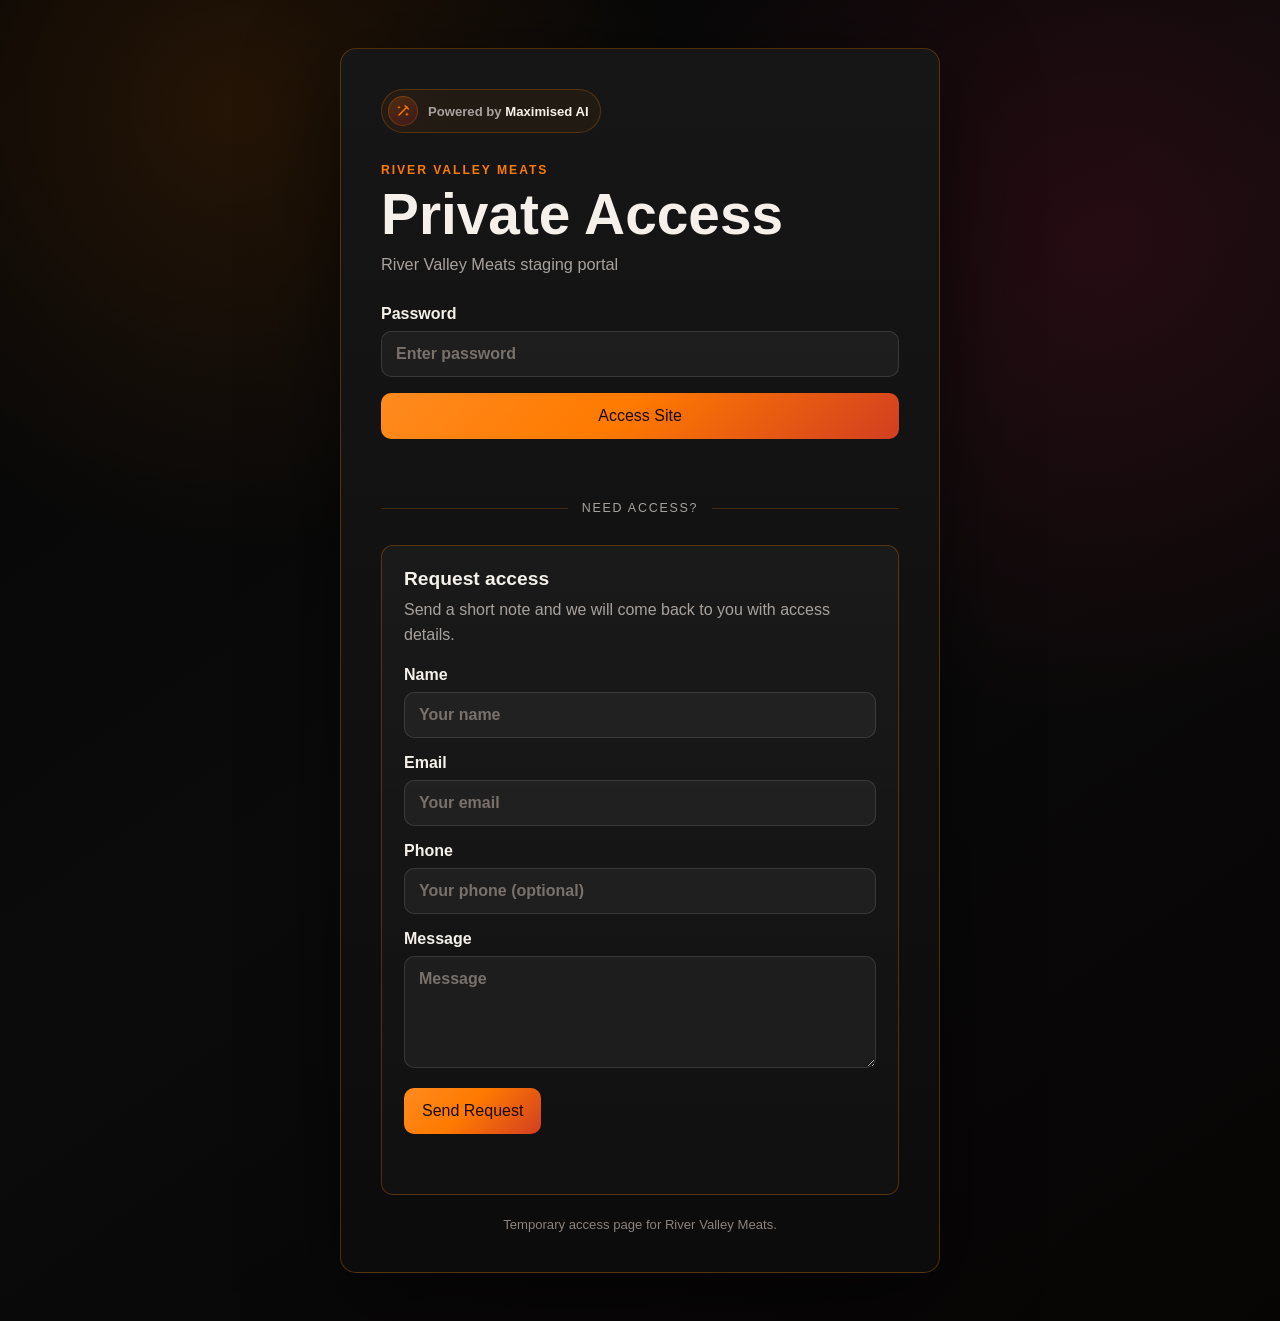
<file: index.html>
<!DOCTYPE html>
<html lang="en">
<head>
<meta charset="UTF-8">
<meta name="viewport" content="width=device-width, initial-scale=1.0">
<title>Private Access | River Valley Meats</title>
<style>
:root{
--gate-bg:#050505;
--gate-panel:#111111;
--gate-panel-strong:#171717;
--gate-text:#f5f1ea;
--gate-muted:#a8a29e;
--gate-line:rgba(255,132,0,.28);
--gate-accent:#ff7a00;
--gate-accent-2:#b1123a;
--gate-error:#ffb199;
--gate-success:#ffb45f;
--ink:#222;
--muted:#666;
--paper:#f5f5f5;
--brand:#7a0000;
}
*{box-sizing:border-box}
body{margin:0;font-family:Inter,Arial,sans-serif;background:var(--paper);color:var(--ink)}
body.gate-active{background:
radial-gradient(circle at 18% 8%,rgba(255,122,0,.12),transparent 28rem),
radial-gradient(circle at 86% 18%,rgba(177,18,58,.16),transparent 30rem),
linear-gradient(145deg,#050505 0%,#0b0b0b 48%,#070404 100%);
color:var(--gate-text);
min-height:100vh;
}
body.gate-active #site-content{display:none}
body:not(.gate-active) #access-gate{display:none}
.access-shell{
min-height:100vh;
display:grid;
place-items:center;
padding:clamp(20px,4vw,48px);
}
.access-card{
width:min(100%,600px);
background:linear-gradient(180deg,rgba(23,23,23,.96),rgba(12,12,12,.98));
border:1px solid var(--gate-line);
border-radius:16px;
padding:clamp(24px,5vw,40px);
box-shadow:0 24px 90px rgba(0,0,0,.56);
}
.access-powered{
display:inline-flex;
align-items:center;
gap:10px;
width:auto;
margin-bottom:30px;
padding:6px 11px 6px 6px;
border:1px solid rgba(255,132,0,.24);
border-radius:999px;
background:rgba(255,122,0,.055);
color:var(--gate-muted);
font-size:.82rem;
font-weight:700;
}
.access-mark{
display:grid;
place-items:center;
width:30px;
height:30px;
border-radius:50%;
background:linear-gradient(145deg,rgba(255,122,0,.2),rgba(177,18,58,.2));
color:var(--gate-accent);
box-shadow:inset 0 0 0 1px rgba(255,132,0,.24);
}
.access-mark svg{width:16px;height:16px;display:block}
.access-powered strong{color:var(--gate-text);font-weight:800}
.access-eyebrow{
margin:0 0 10px;
color:var(--gate-accent);
font-size:.76rem;
font-weight:800;
letter-spacing:.16em;
text-transform:uppercase;
}
.access-card h1{margin:0 0 8px;font-size:clamp(2.15rem,7vw,3.55rem);line-height:1;letter-spacing:0}
.access-intro{margin:0 0 28px;color:var(--gate-muted);font-size:1.02rem;line-height:1.55}
.access-form label,.contact-form label{display:block;font-weight:750;margin-bottom:16px;color:var(--gate-text)}
.access-form input,.contact-form input,.contact-form textarea{
width:100%;
margin-top:8px;
padding:13px 14px;
border-radius:10px;
border:1px solid rgba(255,255,255,.12);
background:rgba(255,255,255,.045);
color:var(--gate-text);
font:inherit;
outline:none;
transition:border-color .2s ease,box-shadow .2s ease,background .2s ease;
}
.access-form input:focus,.contact-form input:focus,.contact-form textarea:focus{
border-color:rgba(255,122,0,.78);
box-shadow:0 0 0 4px rgba(255,122,0,.13);
background:rgba(255,255,255,.075);
}
.access-form input::placeholder,.contact-form input::placeholder,.contact-form textarea::placeholder{color:#78716c}
.button{
display:inline-flex;
align-items:center;
justify-content:center;
gap:8px;
width:auto;
min-height:46px;
padding:12px 18px;
border:0;
border-radius:10px;
background:linear-gradient(135deg,#ff8a1f 0%,#ff7a00 46%,#b1123a 140%);
color:#160b04;
font-weight:850;
font:inherit;
text-decoration:none;
cursor:pointer;
}
.button:disabled{opacity:.62;cursor:not-allowed}
.access-form .button{width:100%}
.gate-status,.form-status{font-size:14px;min-height:20px;margin:12px 0 0}
.gate-status.error,.form-status.error{color:var(--gate-error)}
.form-status.success{color:var(--gate-success)}
.divider{
display:grid;
grid-template-columns:1fr auto 1fr;
gap:14px;
align-items:center;
margin:30px 0;
color:var(--gate-muted);
font-size:.78rem;
letter-spacing:.14em;
text-transform:uppercase;
}
.divider::before,.divider::after{content:"";height:1px;background:rgba(255,132,0,.2)}
.contact-form{
padding:22px;
border:1px solid var(--gate-line);
border-radius:12px;
background:linear-gradient(180deg,rgba(255,255,255,.035),rgba(255,255,255,.02));
}
.contact-form h2{margin:0 0 8px;font-size:1.2rem;color:var(--gate-text)}
.contact-form p{margin:0 0 18px;color:var(--gate-muted);line-height:1.55}
.contact-form textarea{min-height:112px;resize:vertical}
.access-footnote{margin:22px 0 0;color:#8b837d;font-size:.82rem;text-align:center}
.top-banner{
background:#cc0000;
color:white;
padding:14px;
text-align:center;
font-size:14px;
font-weight:bold;
letter-spacing:.5px;
}
.hero img{width:100%;display:block}
.container{max-width:1100px;margin:auto;padding:30px 20px}
.card{
background:white;
padding:24px;
margin-bottom:24px;
border-radius:10px;
box-shadow:0 2px 8px rgba(0,0,0,.08);
}
#site-content .button{
display:inline-block;
background:var(--brand);
color:white;
border-radius:6px;
margin-top:10px;
}
.grid{
display:grid;
grid-template-columns:repeat(auto-fit,minmax(260px,1fr));
gap:18px;
}
.pack{
border:1px solid #ddd;
border-radius:8px;
padding:16px;
background:#fafafa;
}
.pack h3{margin-top:0;color:var(--brand)}
.small{font-size:13px;color:var(--muted)}
#site-content .form-status.success{color:#146c2e}
#site-content .form-status.error{color:#b00020}
#site-content input,#site-content textarea{
width:100%;
padding:10px;
margin-bottom:10px;
border:1px solid #ccc;
border-radius:4px;
font:inherit;
color:#222;
background:#fff;
}
#site-content textarea{height:120px}
.hidden{display:none!important}
@media(max-width:640px){
.access-shell{padding:14px}
.access-card{border-radius:14px;padding:22px}
.contact-form{padding:18px}
.access-card h1{font-size:2.05rem}
}
</style>
</head>
<body class="gate-active">
<section id="access-gate" class="access-shell" aria-labelledby="access-title">
<div class="access-card">
<div class="access-powered" aria-label="Powered by Maximised AI">
<span class="access-mark" aria-hidden="true">
<svg viewBox="0 0 24 24" fill="none" role="img">
<path d="M6 18L18 6" stroke="currentColor" stroke-width="2" stroke-linecap="round"/>
<path d="M15 4l5 5" stroke="currentColor" stroke-width="2" stroke-linecap="round"/>
<path d="M6 4l.7 1.8L8.5 6.5 6.7 7.2 6 9 5.3 7.2 3.5 6.5l1.8-.7L6 4z" fill="currentColor"/>
<path d="M18 14l.8 2.2L21 17l-2.2.8L18 20l-.8-2.2L15 17l2.2-.8L18 14z" fill="currentColor"/>
</svg>
</span>
<span>Powered by <strong>Maximised AI</strong></span>
</div>

<p class="access-eyebrow">River Valley Meats</p>
<h1 id="access-title">Private Access</h1>
<p class="access-intro">River Valley Meats staging portal</p>

<form id="password-form" class="access-form">
<label for="site-password">Password
<input id="site-password" name="password" type="password" autocomplete="current-password" placeholder="Enter password" required>
</label>
<button class="button" type="submit">Access Site</button>
<p id="password-status" class="gate-status" aria-live="polite"></p>
</form>

<div class="divider">Need access?</div>

<div class="contact-form">
<h2>Request access</h2>
<p>Send a short note and we will come back to you with access details.</p>
<form id="access-request-form" class="js-contact-form">
<label for="contact-name">Name
<input id="contact-name" type="text" name="name" placeholder="Your name" required>
</label>
<label for="contact-email">Email
<input id="contact-email" type="email" name="email" placeholder="Your email" required>
</label>
<label for="contact-phone">Phone
<input id="contact-phone" type="tel" name="phone" placeholder="Your phone (optional)">
</label>
<label for="contact-message">Message
<textarea id="contact-message" name="message" placeholder="Message" required></textarea>
</label>
<button class="button" type="submit">Send Request</button>
<p id="contact-status" class="form-status" aria-live="polite"></p>
</form>
</div>

<p class="access-footnote">Temporary access page for River Valley Meats.</p>
</div>
</section>

<div id="site-content">
<div class="top-banner">
PRIVATE TEMPORARY COMMUNITY SUPPORT WEBSITE &bull; NOT OFFICIAL &bull; CREATED TO ASSIST DURING GOOGLE LISTING ISSUE
</div>

<div class="hero">
<img src="hero-disclaimer.png" alt="River Valley Meats">
</div>

<div class="container">
<div class="card">
<h1>River Valley Meats</h1>

<p>
Local butcher servicing Helensville and surrounding areas.
This temporary website has been created to help customers safely find business information while the original website/domain issue is being resolved.
</p>

<a class="button" href="menu.html">View Full Meat Pack Menu</a>
</div>

<div class="card">
<h2>Popular Meat Packs</h2>

<div class="grid">
<div class="pack">
<h3>$65 Pack A</h3>
<ul>
<li>1/2kg Mince</li>
<li>1/2kg Sausages</li>
<li>1/2kg Bacon</li>
<li>300g Sirloin</li>
</ul>
</div>

<div class="pack">
<h3>$110 Pack B</h3>
<ul>
<li>1kg Mince</li>
<li>1/2kg Sirloin</li>
<li>1kg Sausages</li>
<li>1/2kg Bacon</li>
<li>1kg Corned Silverside</li>
<li>1/2kg Meatballs</li>
</ul>
</div>

<div class="pack">
<h3>$155 Pack C</h3>
<ul>
<li>1kg Mince</li>
<li>1kg Sirloin</li>
<li>1kg Sausages</li>
<li>1kg Corned Silverside</li>
<li>1kg Meatballs</li>
</ul>
</div>

<div class="pack">
<h3>$65 Pack D</h3>
<ul>
<li>1/4kg Mince</li>
<li>1/2kg Sausages</li>
<li>1/2kg Bacon</li>
<li>300g Rump</li>
<li>1/2kg Chicken Breast</li>
</ul>
</div>

<div class="pack">
<h3>$110 Pack E</h3>
<ul>
<li>1kg Mince</li>
<li>1kg Rump</li>
<li>1kg Sausages</li>
<li>1/2kg Bacon</li>
<li>Roast Chicken 1.2kg-1.5kg</li>
<li>1/2kg Chicken Breast</li>
</ul>
</div>

<div class="pack">
<h3>$155 BBQ Pack</h3>
<ul>
<li>1kg Sirloin</li>
<li>1kg Ribs</li>
<li>1kg Pork Sausages</li>
<li>8 Burger Patties</li>
<li>1kg Bacon</li>
</ul>
</div>
</div>

<p class="small">
Menu/pricing sourced from publicly available social media/business material. Availability may vary.
</p>
</div>

<div class="card">
<h2>Contact</h2>

<form id="contact-form" class="js-contact-form">
<input type="text" name="name" placeholder="Your name" required>
<input type="email" name="email" placeholder="Your email" required>
<input type="tel" name="phone" placeholder="Your phone (optional)">
<textarea name="message" placeholder="Message" required></textarea>
<br><br>
<button class="button" type="submit">Send Message</button>
<p class="form-status" aria-live="polite"></p>
</form>

</div>
</div>
</div>

<script type="module">
const accessGate = document.getElementById("access-gate");
const passwordForm = document.getElementById("password-form");
const passwordInput = document.getElementById("site-password");
const passwordStatus = document.getElementById("password-status");
const contactForms = document.querySelectorAll(".js-contact-form");
const accessKey = "rvm_access";
const configuredPassword = import.meta.env?.VITE_SITE_PASSWORD || "changeme";
// Reuses the existing Supabase Edge Function endpoint: rvm-contact-form.
const supabaseFunctionUrl = "https://jqfodlzcsgfocyuawzyx.supabase.co/functions/v1/rvm-contact-form";
const supabaseAnonKey = "eyJhbGciOiJIUzI1NiIsInR5cCI6IkpXVCJ9.eyJpc3MiOiJzdXBhYmFzZSIsInJlZiI6ImpxZm9kbHpjc2dmb2N5dWF3enl4Iiwicm9sZSI6ImFub24iLCJpYXQiOjE3NjExNjEzNTUsImV4cCI6MjA3NjczNzM1NX0.LLdRTNerb3J6WxQUg3tXUbKt7wDhOpm--nSlWAhYYqA";

function unlockSite() {
sessionStorage.setItem(accessKey, "true");
document.body.classList.remove("gate-active");
accessGate.setAttribute("aria-hidden", "true");
}

if (sessionStorage.getItem(accessKey) === "true") {
unlockSite();
} else {
document.body.classList.add("gate-active");
}

passwordForm.addEventListener("submit", (event) => {
event.preventDefault();

if (passwordInput.value === configuredPassword) {
unlockSite();
passwordInput.value = "";
return;
}

passwordStatus.textContent = "Password not recognised.";
passwordStatus.className = "gate-status error";
passwordInput.select();
});

contactForms.forEach((contactForm) => {
contactForm.addEventListener("submit", async (event) => {
event.preventDefault();

const contactStatus = contactForm.querySelector(".form-status");
const submitButton = contactForm.querySelector("button[type='submit']");
const formData = new FormData(contactForm);
const payload = {
name: formData.get("name"),
email: formData.get("email"),
phone: formData.get("phone"),
message: formData.get("message"),
};

contactStatus.textContent = "Sending...";
contactStatus.className = "form-status";
submitButton.disabled = true;

try {
const response = await fetch(supabaseFunctionUrl, {
method: "POST",
headers: {
"Content-Type": "application/json",
"apikey": supabaseAnonKey,
"Authorization": `Bearer ${supabaseAnonKey}`,
},
body: JSON.stringify(payload),
});

if (!response.ok) {
throw new Error("Unable to send message");
}

contactForm.reset();
contactStatus.textContent = "Thanks, your request has been sent.";
contactStatus.className = "form-status success";
} catch (error) {
contactStatus.textContent = "Sorry, the message could not be sent. Please contact River Valley Meats directly.";
contactStatus.className = "form-status error";
} finally {
submitButton.disabled = false;
}
});
});
</script>
</body>
</html>
</file>
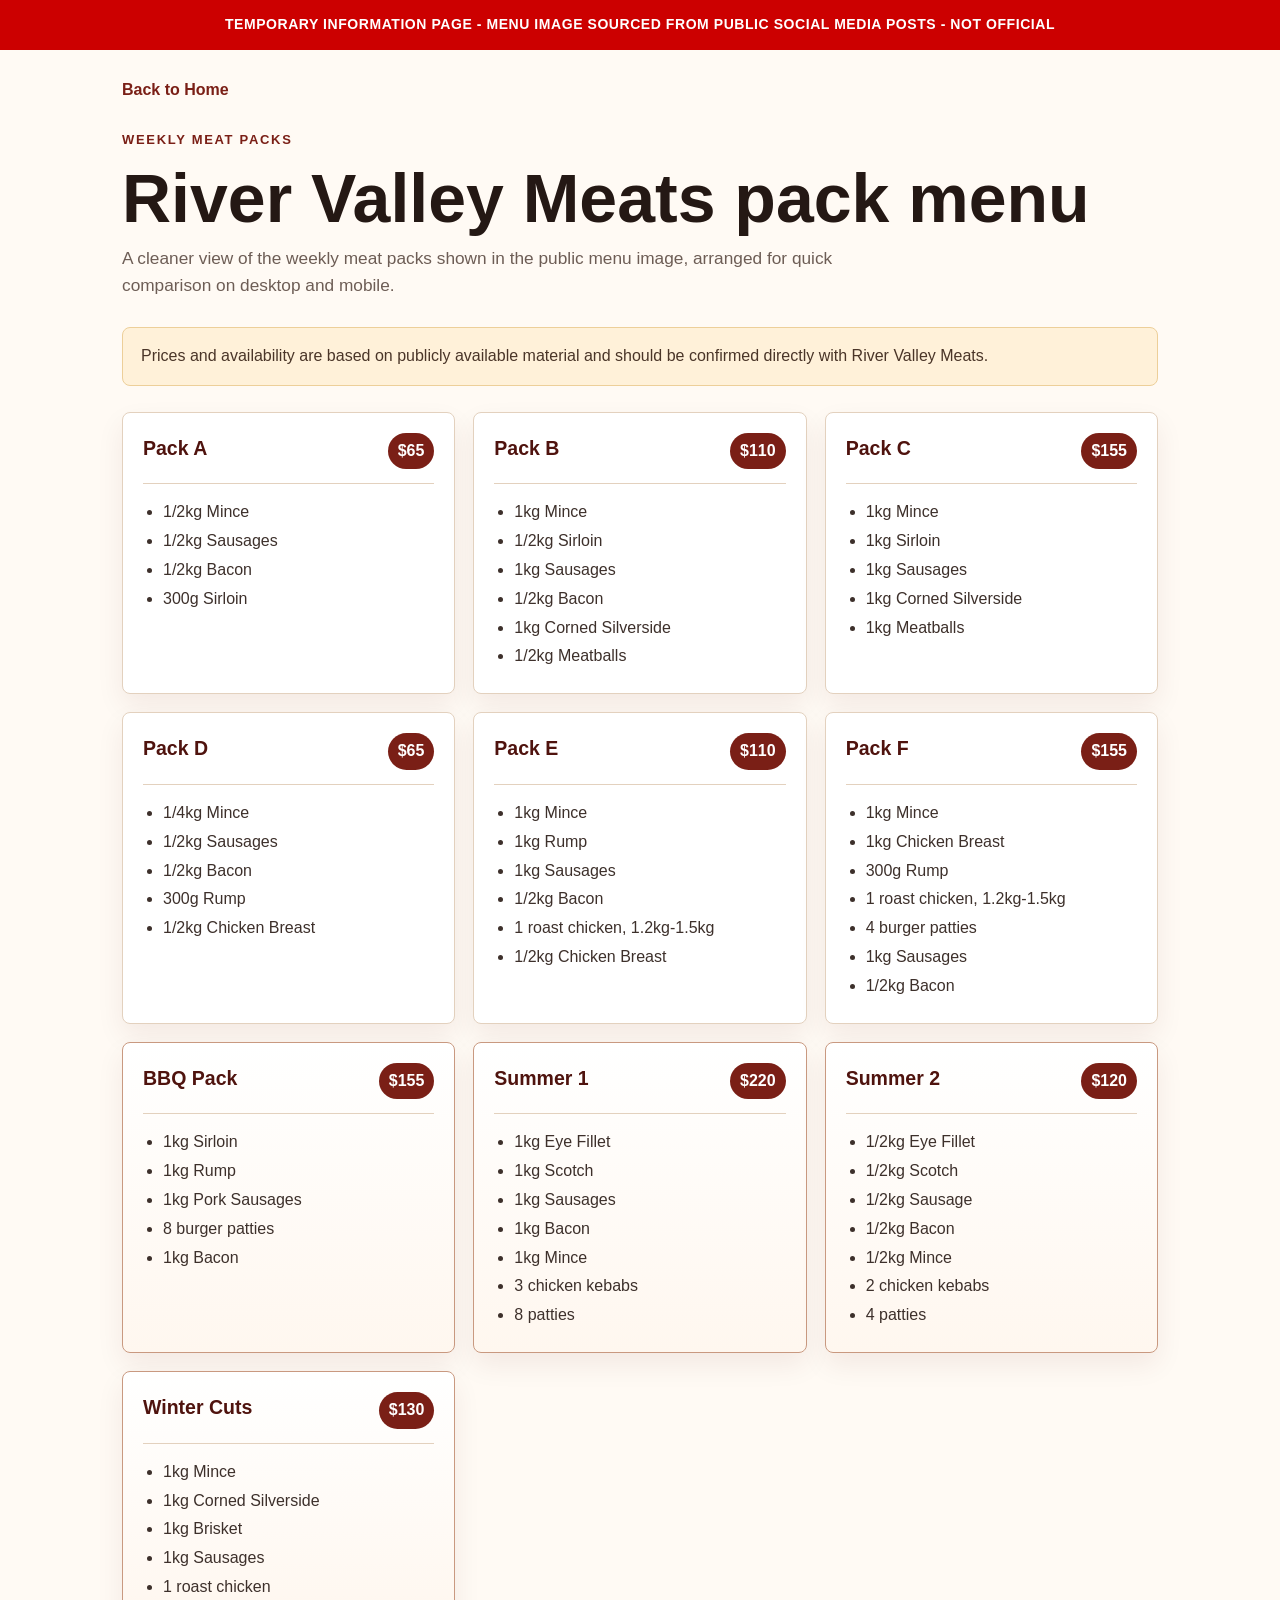
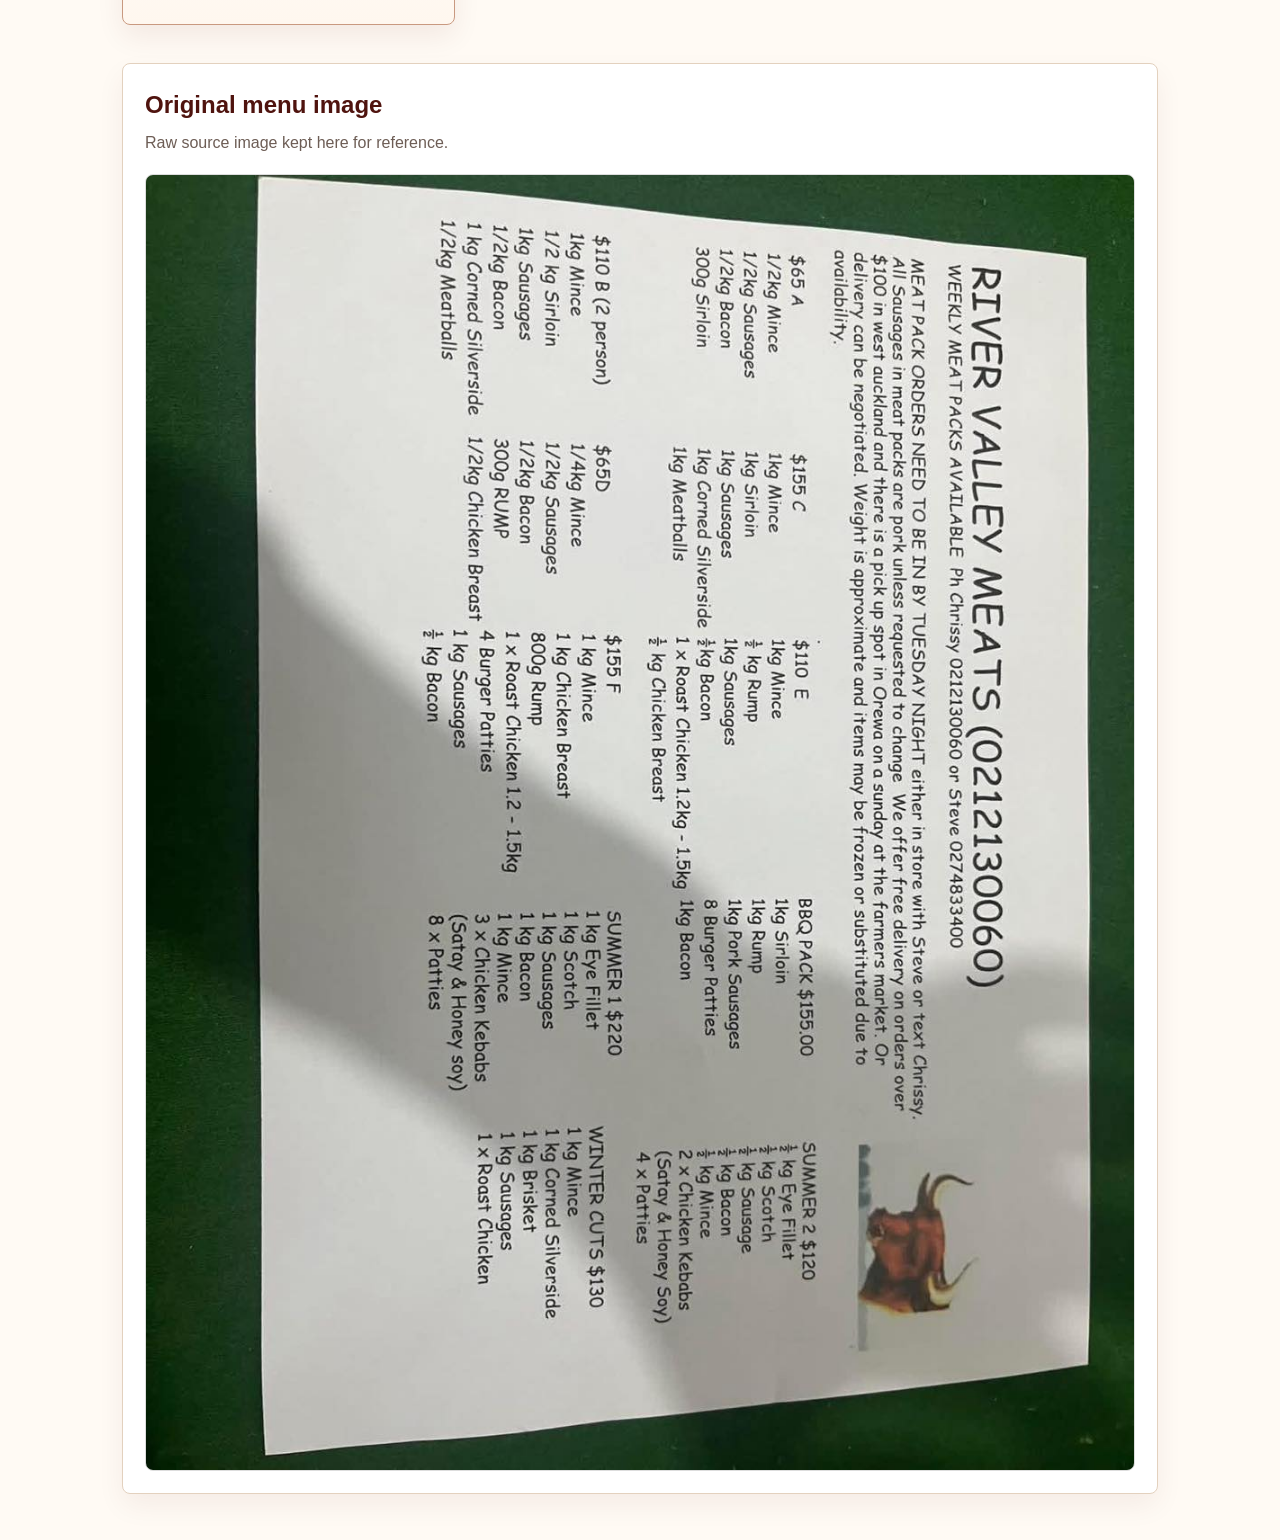
<file: menu.html>
<!DOCTYPE html>
<html lang="en">
<head>
<meta charset="UTF-8">
<meta name="viewport" content="width=device-width, initial-scale=1.0">
<title>Weekly Meat Packs | River Valley Meats</title>
<style>
:root{
  --ink:#241814;
  --muted:#6d5d55;
  --paper:#fffaf4;
  --cream:#f2e5d4;
  --brand:#7a1f16;
  --brand-dark:#4f130e;
  --line:#e3d1be;
}
*{box-sizing:border-box}
body{
  margin:0;
  font-family:Arial,Helvetica,sans-serif;
  background:var(--paper);
  color:var(--ink);
  line-height:1.55;
}
.banner{
  background:#cc0000;
  color:white;
  padding:14px 18px;
  text-align:center;
  font-size:14px;
  font-weight:bold;
  letter-spacing:.04em;
}
.page{
  width:min(1120px,100%);
  margin:0 auto;
  padding:28px clamp(16px,4vw,42px) 46px;
}
.back-link{
  display:inline-flex;
  align-items:center;
  gap:8px;
  color:var(--brand);
  font-weight:800;
  text-decoration:none;
  margin-bottom:28px;
}
.hero{
  display:grid;
  gap:14px;
  margin-bottom:28px;
}
.eyebrow{
  color:var(--brand);
  font-size:13px;
  font-weight:800;
  letter-spacing:.13em;
  text-transform:uppercase;
}
h1{
  margin:0;
  font-size:clamp(34px,7vw,68px);
  line-height:.98;
}
.intro{
  max-width:760px;
  margin:0;
  color:var(--muted);
  font-size:1.08rem;
}
.notice{
  background:#fff1d9;
  border:1px solid #edcf99;
  border-radius:8px;
  padding:16px 18px;
  margin:26px 0;
  color:#4a3528;
}
.packs-grid{
  display:grid;
  grid-template-columns:repeat(3,minmax(0,1fr));
  gap:18px;
}
.pack-card{
  display:flex;
  flex-direction:column;
  min-height:100%;
  background:white;
  border:1px solid var(--line);
  border-radius:8px;
  padding:20px;
  box-shadow:0 12px 28px rgba(79,19,14,.07);
}
.pack-card.featured{
  border-color:#c99980;
  background:linear-gradient(180deg,#fff,#fff7ef);
}
.pack-head{
  display:flex;
  justify-content:space-between;
  gap:14px;
  align-items:flex-start;
  padding-bottom:14px;
  margin-bottom:12px;
  border-bottom:1px solid var(--line);
}
.pack-name{
  margin:0;
  font-size:1.22rem;
  color:var(--brand-dark);
}
.pack-price{
  flex:0 0 auto;
  border-radius:999px;
  background:var(--brand);
  color:white;
  font-weight:800;
  padding:6px 10px;
}
.pack-card ul{
  margin:0;
  padding-left:20px;
  color:#3d302b;
}
.pack-card li{margin:4px 0}
.image-section{
  margin-top:38px;
  background:white;
  border:1px solid var(--line);
  border-radius:8px;
  padding:22px;
  box-shadow:0 12px 28px rgba(79,19,14,.06);
}
.image-section h2{
  margin:0 0 8px;
  color:var(--brand-dark);
}
.image-section p{
  margin:0 0 18px;
  color:var(--muted);
}
.menu-image{
  display:block;
  width:100%;
  height:auto;
  border:1px solid #ddd;
  border-radius:8px;
}
@media(max-width:900px){
  .packs-grid{grid-template-columns:repeat(2,minmax(0,1fr))}
}
@media(max-width:620px){
  .page{padding-top:22px}
  .banner{font-size:12px}
  .packs-grid{grid-template-columns:1fr}
  .pack-head{align-items:center}
  .image-section{padding:16px}
}
</style>
</head>
<body>

<div class="banner">
TEMPORARY INFORMATION PAGE - MENU IMAGE SOURCED FROM PUBLIC SOCIAL MEDIA POSTS - NOT OFFICIAL
</div>

<main class="page">
  <a class="back-link" href="index.html">Back to Home</a>

  <section class="hero" aria-labelledby="page-title">
    <div class="eyebrow">Weekly Meat Packs</div>
    <h1 id="page-title">River Valley Meats pack menu</h1>
    <p class="intro">
      A cleaner view of the weekly meat packs shown in the public menu image, arranged for quick comparison on desktop and mobile.
    </p>
  </section>

  <p class="notice">
    Prices and availability are based on publicly available material and should be confirmed directly with River Valley Meats.
  </p>

  <section class="packs-grid" aria-label="Weekly meat pack cards">
    <article class="pack-card">
      <div class="pack-head">
        <h2 class="pack-name">Pack A</h2>
        <span class="pack-price">$65</span>
      </div>
      <ul>
        <li>1/2kg Mince</li>
        <li>1/2kg Sausages</li>
        <li>1/2kg Bacon</li>
        <li>300g Sirloin</li>
      </ul>
    </article>

    <article class="pack-card">
      <div class="pack-head">
        <h2 class="pack-name">Pack B</h2>
        <span class="pack-price">$110</span>
      </div>
      <ul>
        <li>1kg Mince</li>
        <li>1/2kg Sirloin</li>
        <li>1kg Sausages</li>
        <li>1/2kg Bacon</li>
        <li>1kg Corned Silverside</li>
        <li>1/2kg Meatballs</li>
      </ul>
    </article>

    <article class="pack-card">
      <div class="pack-head">
        <h2 class="pack-name">Pack C</h2>
        <span class="pack-price">$155</span>
      </div>
      <ul>
        <li>1kg Mince</li>
        <li>1kg Sirloin</li>
        <li>1kg Sausages</li>
        <li>1kg Corned Silverside</li>
        <li>1kg Meatballs</li>
      </ul>
    </article>

    <article class="pack-card">
      <div class="pack-head">
        <h2 class="pack-name">Pack D</h2>
        <span class="pack-price">$65</span>
      </div>
      <ul>
        <li>1/4kg Mince</li>
        <li>1/2kg Sausages</li>
        <li>1/2kg Bacon</li>
        <li>300g Rump</li>
        <li>1/2kg Chicken Breast</li>
      </ul>
    </article>

    <article class="pack-card">
      <div class="pack-head">
        <h2 class="pack-name">Pack E</h2>
        <span class="pack-price">$110</span>
      </div>
      <ul>
        <li>1kg Mince</li>
        <li>1kg Rump</li>
        <li>1kg Sausages</li>
        <li>1/2kg Bacon</li>
        <li>1 roast chicken, 1.2kg-1.5kg</li>
        <li>1/2kg Chicken Breast</li>
      </ul>
    </article>

    <article class="pack-card">
      <div class="pack-head">
        <h2 class="pack-name">Pack F</h2>
        <span class="pack-price">$155</span>
      </div>
      <ul>
        <li>1kg Mince</li>
        <li>1kg Chicken Breast</li>
        <li>300g Rump</li>
        <li>1 roast chicken, 1.2kg-1.5kg</li>
        <li>4 burger patties</li>
        <li>1kg Sausages</li>
        <li>1/2kg Bacon</li>
      </ul>
    </article>

    <article class="pack-card featured">
      <div class="pack-head">
        <h2 class="pack-name">BBQ Pack</h2>
        <span class="pack-price">$155</span>
      </div>
      <ul>
        <li>1kg Sirloin</li>
        <li>1kg Rump</li>
        <li>1kg Pork Sausages</li>
        <li>8 burger patties</li>
        <li>1kg Bacon</li>
      </ul>
    </article>

    <article class="pack-card featured">
      <div class="pack-head">
        <h2 class="pack-name">Summer 1</h2>
        <span class="pack-price">$220</span>
      </div>
      <ul>
        <li>1kg Eye Fillet</li>
        <li>1kg Scotch</li>
        <li>1kg Sausages</li>
        <li>1kg Bacon</li>
        <li>1kg Mince</li>
        <li>3 chicken kebabs</li>
        <li>8 patties</li>
      </ul>
    </article>

    <article class="pack-card featured">
      <div class="pack-head">
        <h2 class="pack-name">Summer 2</h2>
        <span class="pack-price">$120</span>
      </div>
      <ul>
        <li>1/2kg Eye Fillet</li>
        <li>1/2kg Scotch</li>
        <li>1/2kg Sausage</li>
        <li>1/2kg Bacon</li>
        <li>1/2kg Mince</li>
        <li>2 chicken kebabs</li>
        <li>4 patties</li>
      </ul>
    </article>

    <article class="pack-card featured">
      <div class="pack-head">
        <h2 class="pack-name">Winter Cuts</h2>
        <span class="pack-price">$130</span>
      </div>
      <ul>
        <li>1kg Mince</li>
        <li>1kg Corned Silverside</li>
        <li>1kg Brisket</li>
        <li>1kg Sausages</li>
        <li>1 roast chicken</li>
      </ul>
    </article>
  </section>

  <section class="image-section" aria-labelledby="original-menu-title">
    <h2 id="original-menu-title">Original menu image</h2>
    <p>Raw source image kept here for reference.</p>
    <img class="menu-image" src="menu-pack-prices.png" alt="Original River Valley Meats weekly meat pack menu image">
  </section>
</main>

</body>
</html>
</file>
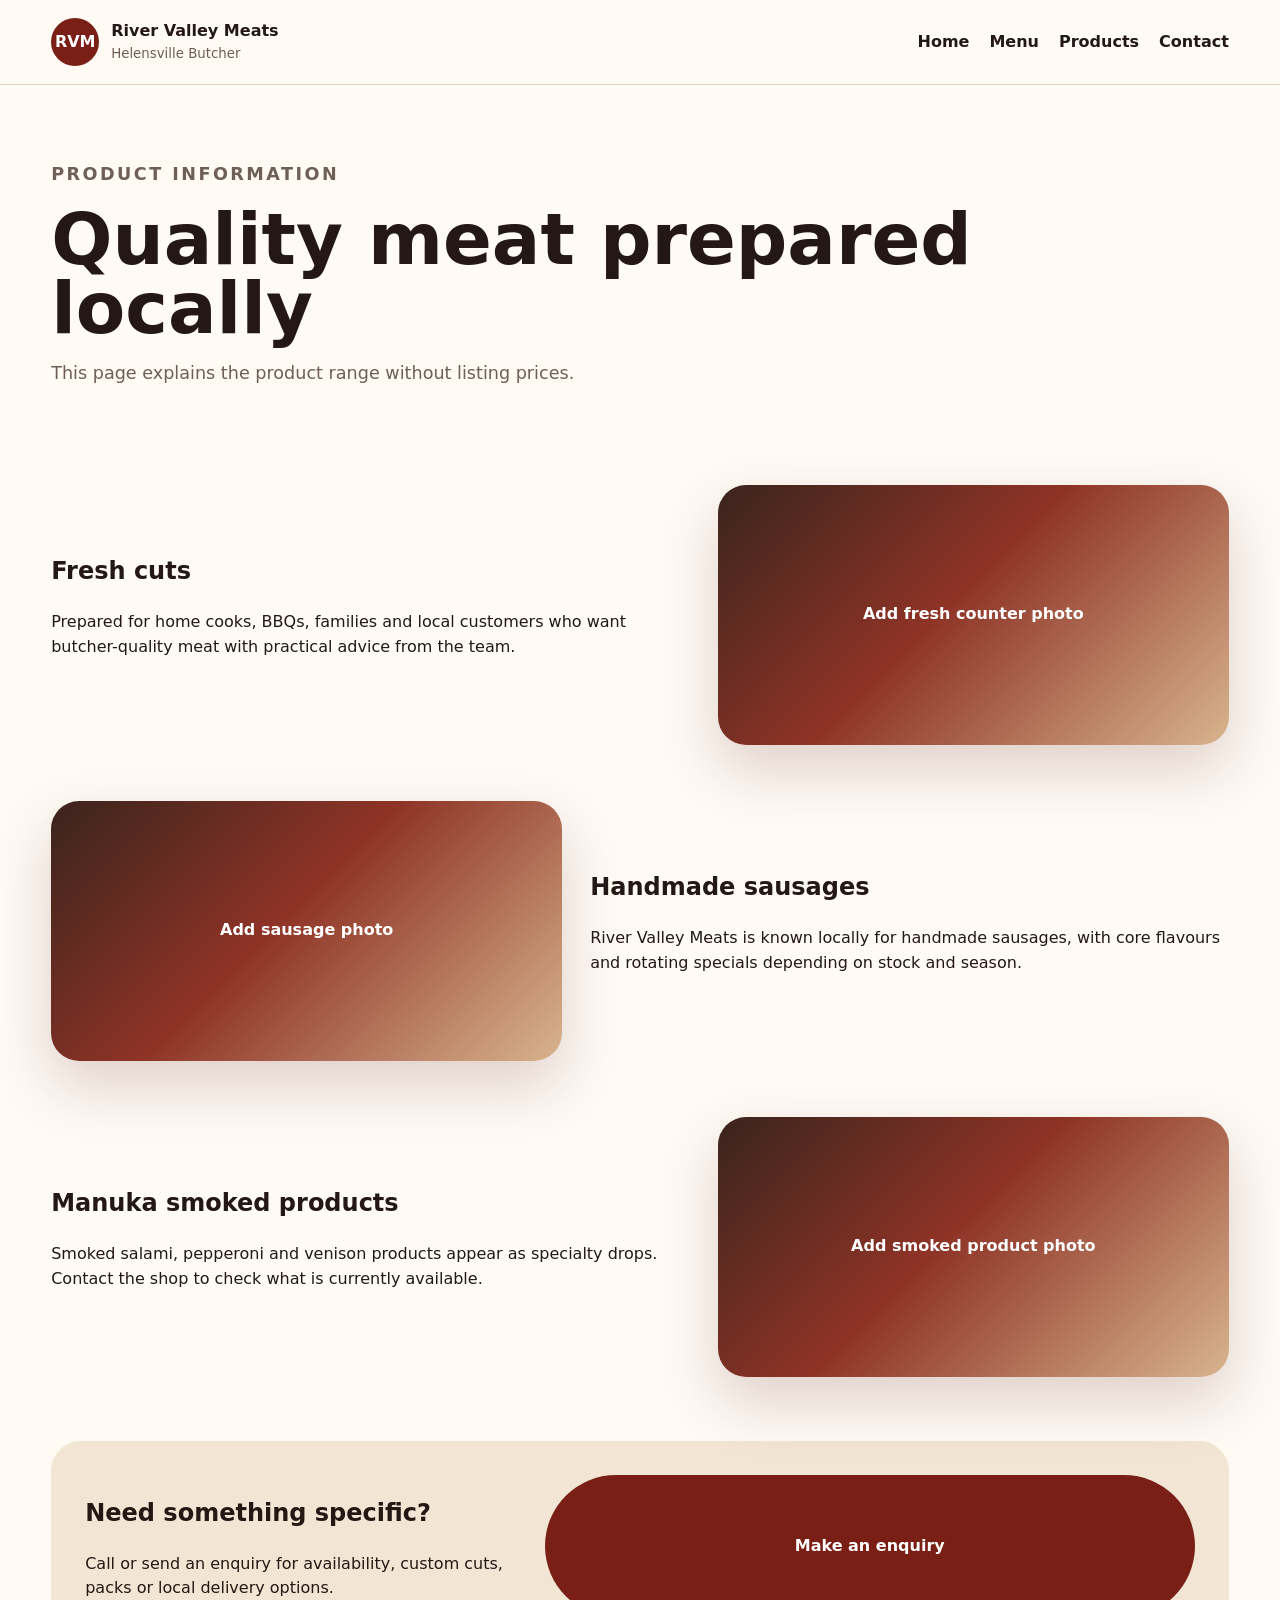
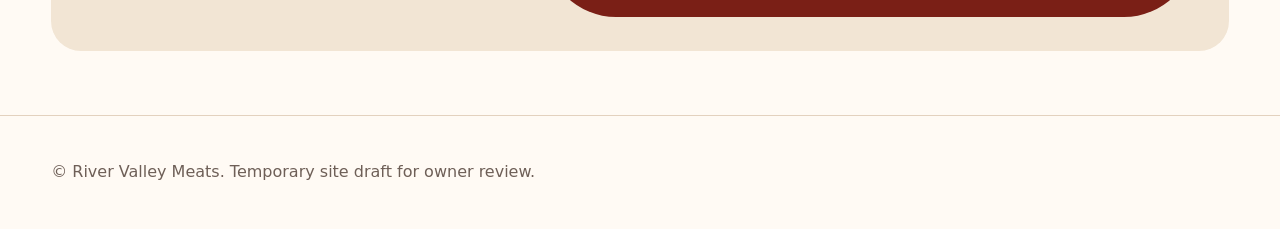
<file: products.html>
<!doctype html>
<html lang="en-NZ">
<head>
  <meta charset="utf-8" />
  <meta name="viewport" content="width=device-width, initial-scale=1" />
  <title>Products | River Valley Meats</title>
  <link rel="stylesheet" href="styles.css" />
</head>
<body>
<header class="site-header"><a class="brand" href="index.html"><span class="brand-mark">RVM</span><span><strong>River Valley Meats</strong><small>Helensville Butcher</small></span></a><nav><a href="index.html">Home</a><a href="menu.html">Menu</a><a href="products.html">Products</a><a href="index.html#contact">Contact</a></nav></header>
<main>
<section class="page-head"><p class="eyebrow">Product information</p><h1>Quality meat prepared locally</h1><p>This page explains the product range without listing prices.</p></section>
<section class="split">
  <div><h2>Fresh cuts</h2><p>Prepared for home cooks, BBQs, families and local customers who want butcher-quality meat with practical advice from the team.</p></div>
  <div class="image-placeholder small">Add fresh counter photo</div>
</section>
<section class="split reverse">
  <div><h2>Handmade sausages</h2><p>River Valley Meats is known locally for handmade sausages, with core flavours and rotating specials depending on stock and season.</p></div>
  <div class="image-placeholder small">Add sausage photo</div>
</section>
<section class="split">
  <div><h2>Manuka smoked products</h2><p>Smoked salami, pepperoni and venison products appear as specialty drops. Contact the shop to check what is currently available.</p></div>
  <div class="image-placeholder small">Add smoked product photo</div>
</section>
<section class="contact-section"><div><h2>Need something specific?</h2><p>Call or send an enquiry for availability, custom cuts, packs or local delivery options.</p></div><a class="button" href="index.html#contact">Make an enquiry</a></section>
</main>
<footer><p>© River Valley Meats. Temporary site draft for owner review.</p></footer>
</body>
</html>
</file>
<file: styles.css>
:root{--ink:#241814;--muted:#6e5f57;--paper:#fffaf4;--cream:#f2e5d4;--brand:#7a1f16;--brand-dark:#4f130e;--line:#e3d1be}*{box-sizing:border-box}body{margin:0;font-family:Inter,system-ui,-apple-system,Segoe UI,sans-serif;background:var(--paper);color:var(--ink);line-height:1.55}.site-header{display:flex;justify-content:space-between;align-items:center;padding:18px clamp(18px,4vw,54px);border-bottom:1px solid var(--line);background:rgba(255,250,244,.94);position:sticky;top:0;z-index:10}.brand{display:flex;gap:12px;align-items:center;color:inherit;text-decoration:none}.brand small{display:block;color:var(--muted)}.brand-mark{display:grid;place-items:center;width:48px;height:48px;border-radius:50%;background:var(--brand);color:white;font-weight:800}nav{display:flex;gap:20px;flex-wrap:wrap}nav a{color:var(--ink);text-decoration:none;font-weight:650}main{padding:0 clamp(18px,4vw,54px)}.hero{display:grid;grid-template-columns:1.1fr .9fr;gap:42px;align-items:center;padding:70px 0}.hero h1,.page-head h1{font-size:clamp(38px,7vw,72px);line-height:.95;margin:12px 0}.hero p,.page-head p{font-size:1.1rem;color:var(--muted);max-width:720px}.eyebrow{letter-spacing:.14em;text-transform:uppercase;color:var(--brand);font-weight:800;font-size:.78rem}.actions{display:flex;gap:12px;flex-wrap:wrap;margin-top:26px}.button{display:inline-flex;align-items:center;justify-content:center;padding:13px 18px;border-radius:999px;background:var(--brand);color:white;text-decoration:none;font-weight:800;border:0;cursor:pointer}.button.secondary{background:transparent;color:var(--brand);box-shadow:inset 0 0 0 2px var(--brand)}.hero-card,.image-placeholder{min-height:360px;border-radius:28px;background:linear-gradient(135deg,#3a241d,#8e3326 45%,#d8b48d);display:grid;place-items:center;color:white;text-align:center;font-weight:800;padding:22px;box-shadow:0 25px 60px rgba(79,19,14,.18)}.image-placeholder.small{min-height:260px}.notice{background:#fff1d9;border:1px solid #edcf99;border-radius:20px;padding:18px 20px;margin:10px 0 36px}.grid{display:grid;gap:20px;margin:36px 0}.grid.three{grid-template-columns:repeat(3,1fr)}.grid.two{grid-template-columns:repeat(2,1fr)}.card,.info-box,.contact-form{background:#fff;border:1px solid var(--line);border-radius:24px;padding:24px;box-shadow:0 12px 30px rgba(79,19,14,.06)}.card h2,.split h2{margin-top:0}.split{display:grid;grid-template-columns:1fr .8fr;gap:28px;align-items:center;margin:56px 0}.split.reverse{grid-template-columns:.8fr 1fr}.split.reverse div:first-child{order:2}.page-head{padding:58px 0 24px}.contact-section{display:grid;grid-template-columns:.8fr 1.2fr;gap:26px;margin:64px 0;padding:34px;border-radius:30px;background:var(--cream)}label{display:block;font-weight:700;margin-bottom:14px}input,textarea{width:100%;margin-top:6px;padding:12px;border:1px solid var(--line);border-radius:12px;font:inherit}footer{padding:28px clamp(18px,4vw,54px);border-top:1px solid var(--line);color:var(--muted)}ul{padding-left:22px}@media(max-width:800px){.site-header,.hero,.split,.contact-section{display:block}nav{margin-top:14px}.hero{padding:38px 0}.grid.three,.grid.two{grid-template-columns:1fr}.hero-card{margin-top:28px}.split.reverse div:first-child{order:initial}}
</file>
